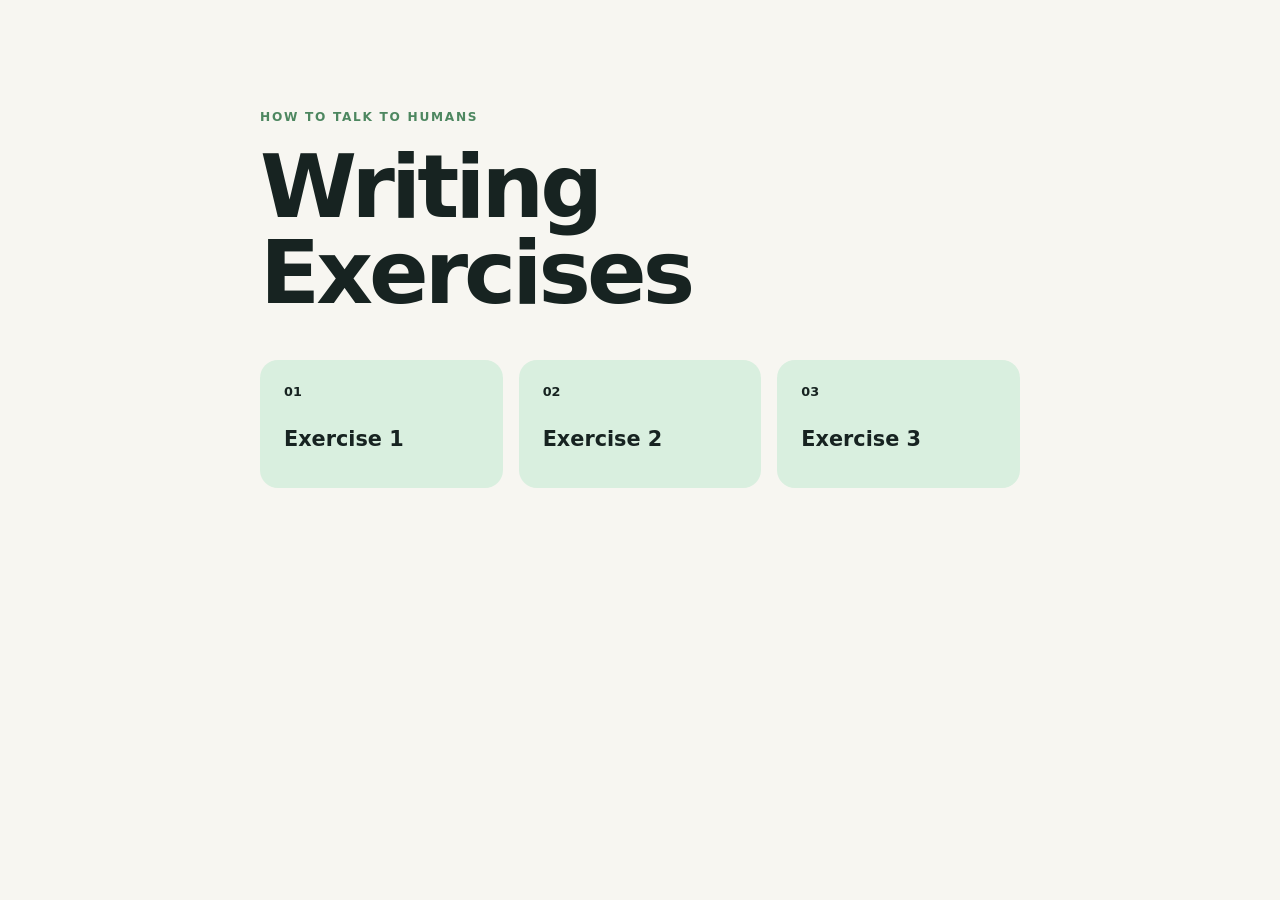
<file: index.html>
<!doctype html>
<html lang="en">
<head>
  <meta charset="UTF-8" />
  <meta name="viewport" content="width=device-width, initial-scale=1.0" />
  <title>Communication Exercises</title>
  <link rel="stylesheet" href="./styles.css" />
</head>
<body>
  <main class="shell shell--home">
    <p class="eyebrow">HOW TO TALK TO HUMANS</p>
    <h1>Writing Exercises</h1>
    <nav class="exercise-grid" aria-label="Communication exercises">
      <a class="exercise-card" href="./exercise-1.html">
        <span>01</span>
        <strong>Exercise 1</strong>
      </a>
      <a class="exercise-card" href="./exercise-2.html">
        <span>02</span>
        <strong>Exercise 2</strong>
      </a>
      <a class="exercise-card" href="./exercise-3.html">
        <span>03</span>
        <strong>Exercise 3</strong>
      </a>
    </nav>
  </main>
</body>
</html>
</file>
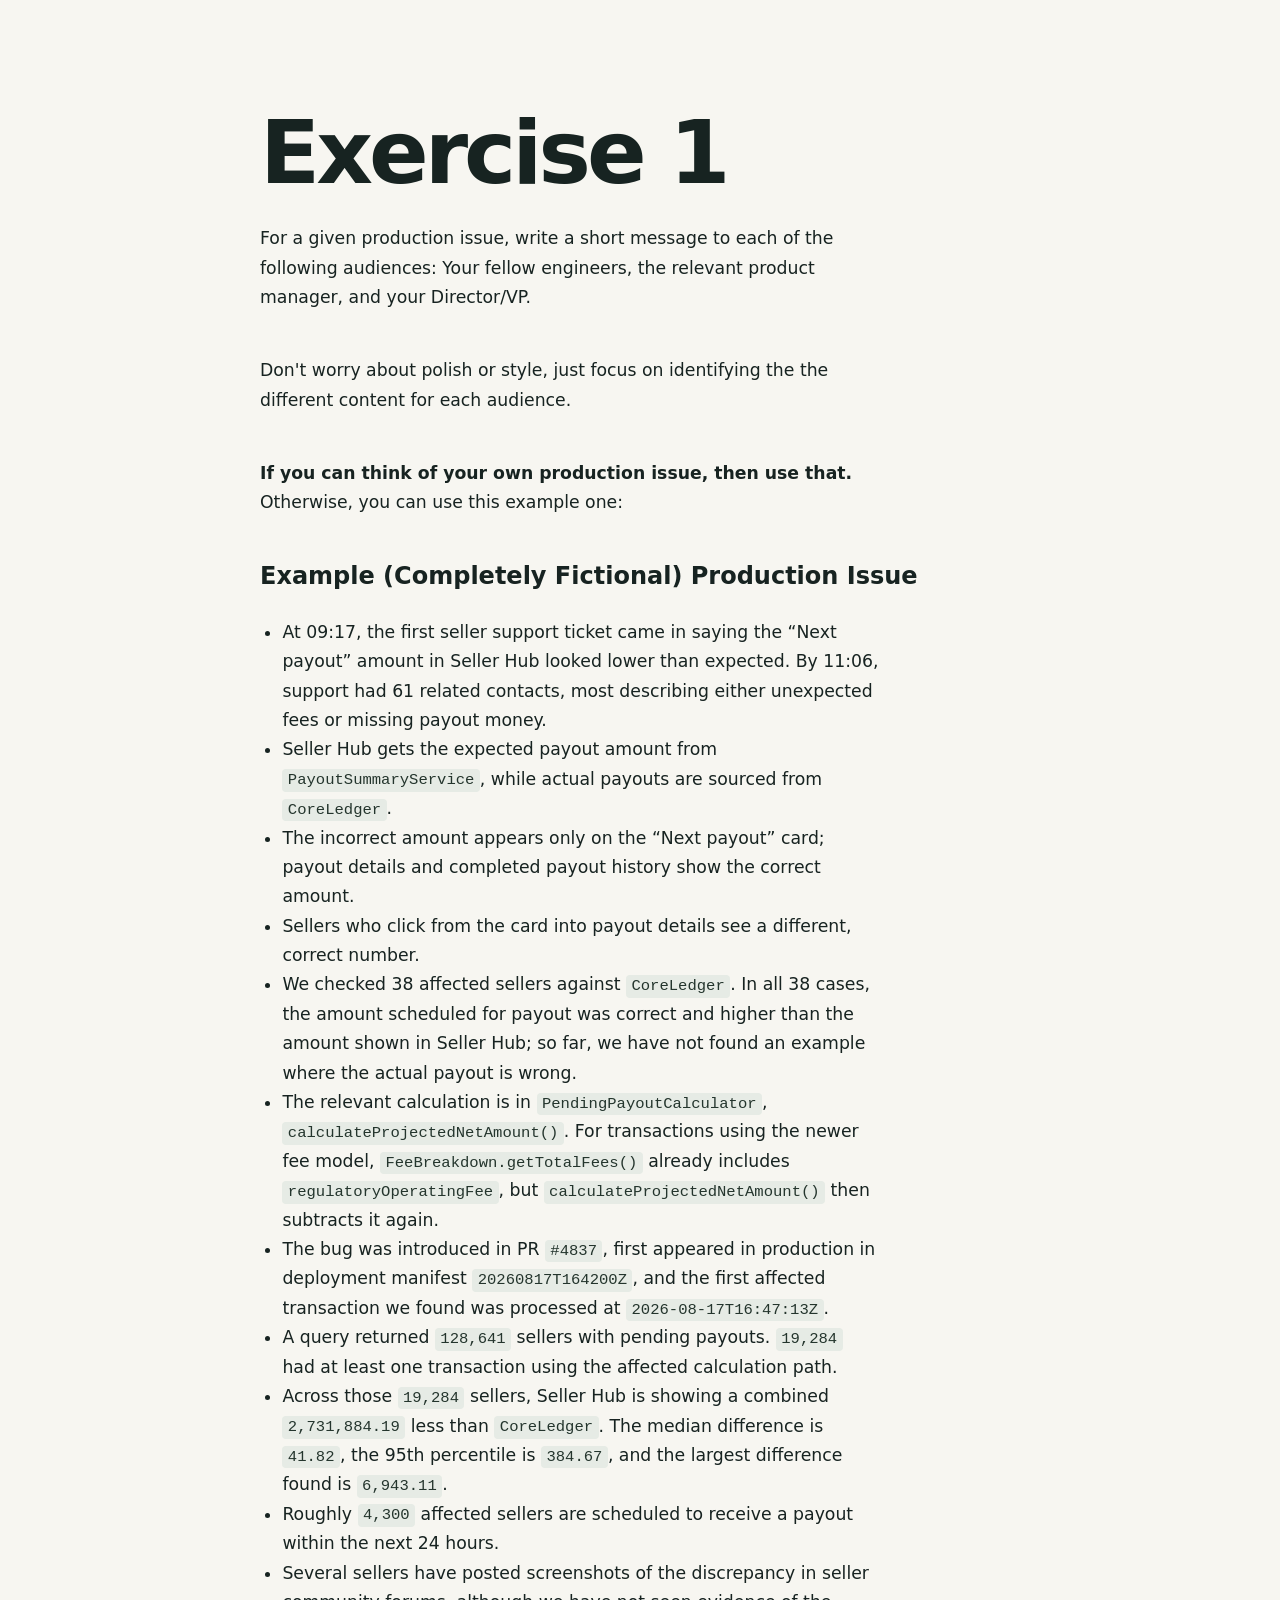
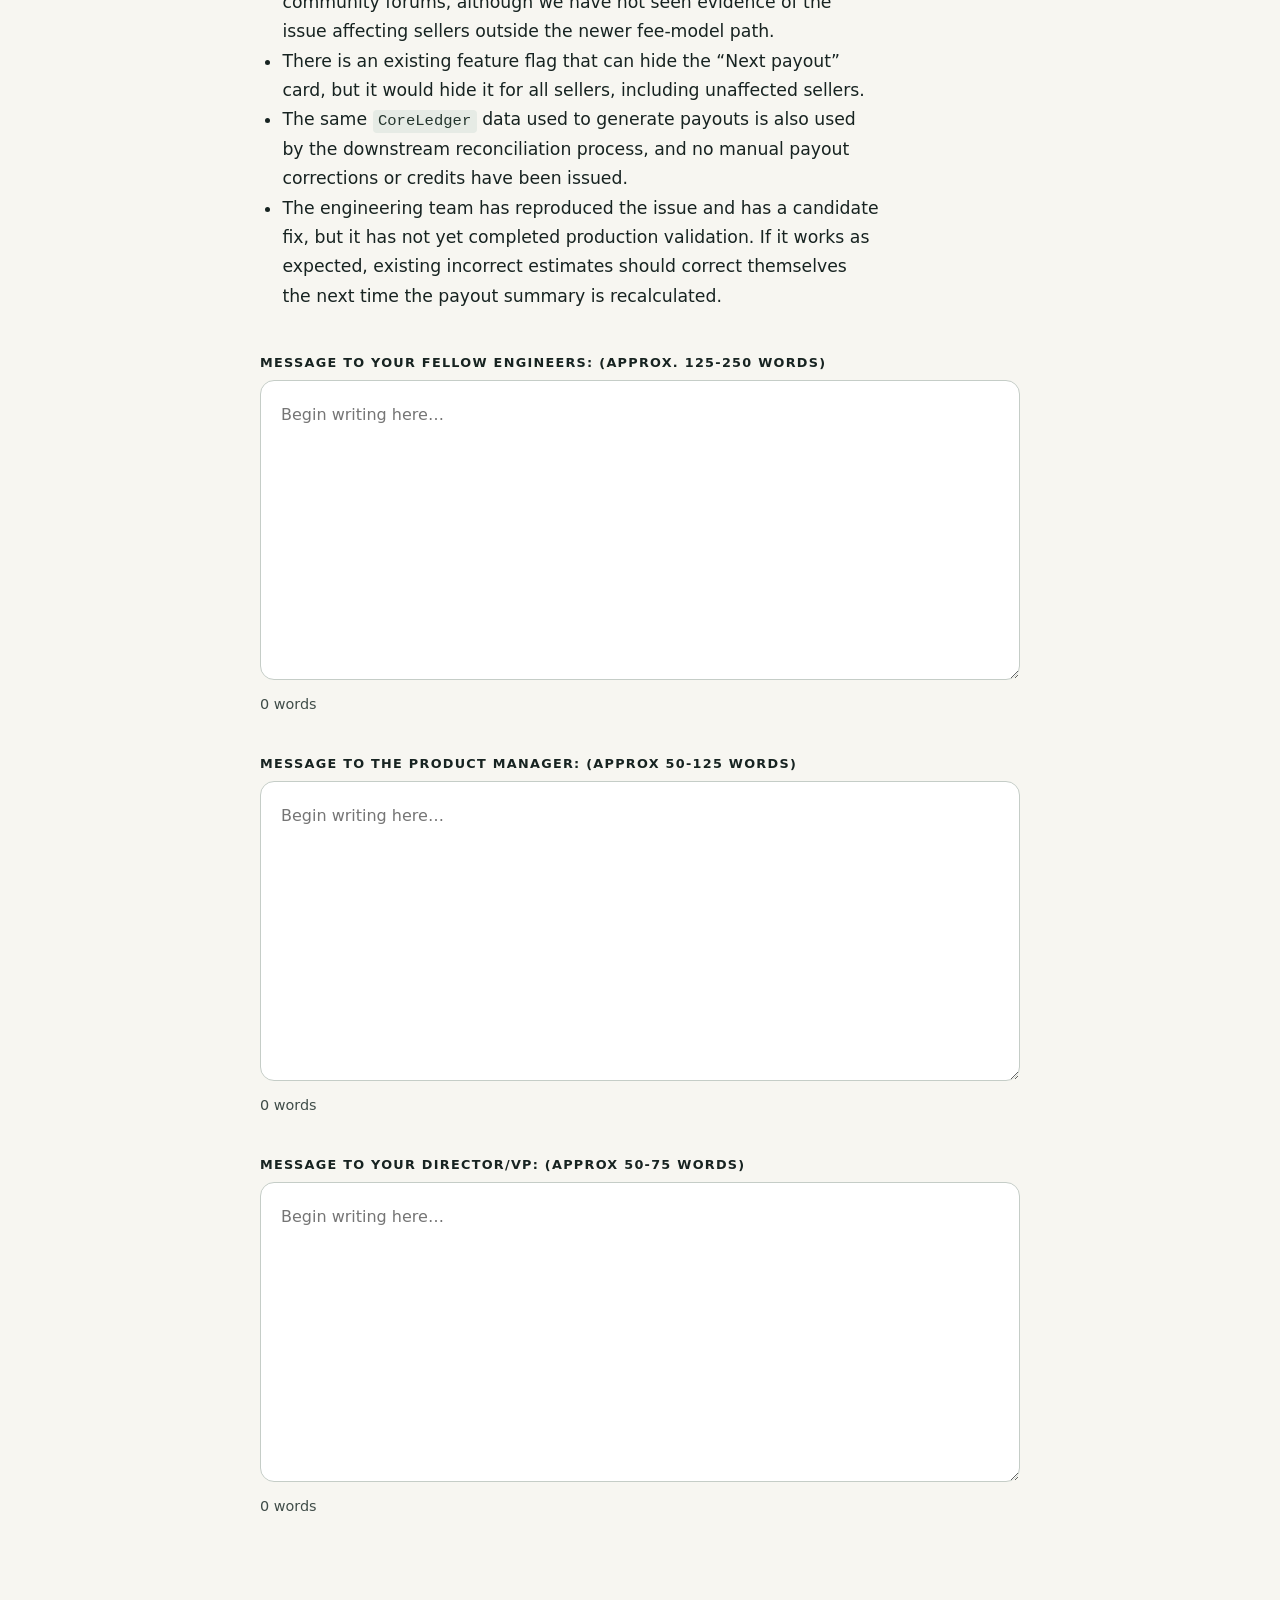
<file: exercise-1.html>
<!doctype html>
<html lang="en">
<head>
  <meta charset="UTF-8" />
  <meta name="viewport" content="width=device-width, initial-scale=1.0" />
  <title>Exercise 1 · Communication Exercises</title>
  <link rel="stylesheet" href="styles.css" />
</head>
<body>
  <main class="shell">
    <h1>Exercise 1</h1>
<p class="prompt">For a given production issue, write a short message to each of the following audiences: Your fellow engineers, the relevant product manager, and your Director/VP.</p>
<p class="prompt">Don't worry about polish or style, just focus on identifying the the different content for each audience.</p>
<p class="prompt"><strong>If you can think of your own production issue, then use that.</strong> Otherwise, you can use this example one:</p>
<h2>Example (Completely Fictional) Production Issue</h2>
<ul><li>At 09:17, the first seller support ticket came in saying the “Next payout” amount in Seller Hub looked lower than expected. By 11:06, support had 61 related contacts, most describing either unexpected fees or missing payout money.</li><li>Seller Hub gets the expected payout amount from <code>PayoutSummaryService</code>, while actual payouts are sourced from <code>CoreLedger</code>.</li><li>The incorrect amount appears only on the “Next payout” card; payout details and completed payout history show the correct amount.</li><li>Sellers who click from the card into payout details see a different, correct number.</li><li>We checked 38 affected sellers against <code>CoreLedger</code>. In all 38 cases, the amount scheduled for payout was correct and higher than the amount shown in Seller Hub; so far, we have not found an example where the actual payout is wrong.</li><li>The relevant calculation is in <code>PendingPayoutCalculator</code>, <code>calculateProjectedNetAmount()</code>. For transactions using the newer fee model, <code>FeeBreakdown.getTotalFees()</code> already includes <code>regulatoryOperatingFee</code>, but <code>calculateProjectedNetAmount()</code> then subtracts it again.</li><li>The bug was introduced in PR <code>#4837</code>, first appeared in production in deployment manifest <code>20260817T164200Z</code>, and the first affected transaction we found was processed at <code>2026-08-17T16:47:13Z</code>.</li><li>A query returned <code>128,641</code> sellers with pending payouts. <code>19,284</code> had at least one transaction using the affected calculation path.</li><li>Across those <code>19,284</code> sellers, Seller Hub is showing a combined <code>2,731,884.19</code> less than <code>CoreLedger</code>. The median difference is <code>41.82</code>, the 95th percentile is <code>384.67</code>, and the largest difference found is <code>6,943.11</code>.</li><li>Roughly <code>4,300</code> affected sellers are scheduled to receive a payout within the next 24 hours.</li><li>Several sellers have posted screenshots of the discrepancy in seller community forums, although we have not seen evidence of the issue affecting sellers outside the newer fee-model path.</li><li>There is an existing feature flag that can hide the “Next payout” card, but it would hide it for all sellers, including unaffected sellers.</li><li>The same <code>CoreLedger</code> data used to generate payouts is also used by the downstream reconciliation process, and no manual payout corrections or credits have been issued.</li><li>The engineering team has reproduced the issue and has a candidate fix, but it has not yet completed production validation. If it works as expected, existing incorrect estimates should correct themselves the next time the payout summary is recalculated.</li></ul>
<label for="response-1"> Message to your fellow engineers: (approx. 125-250 words)</label><textarea id="response-1" data-word-counter placeholder="Begin writing here…"></textarea><p class="counter" aria-live="polite"><span data-count>0</span> words</p>
<label for="response-2"> Message to the product manager: (approx 50-125 words)</label><textarea id="response-2" data-word-counter placeholder="Begin writing here…"></textarea><p class="counter" aria-live="polite"><span data-count>0</span> words</p>
<label for="response-3"> Message to your director/VP: (approx 50-75 words)</label><textarea id="response-3" data-word-counter placeholder="Begin writing here…"></textarea><p class="counter" aria-live="polite"><span data-count>0</span> words</p>
  </main>
  <script src="script.js"></script>
</body>
</html>
</file>
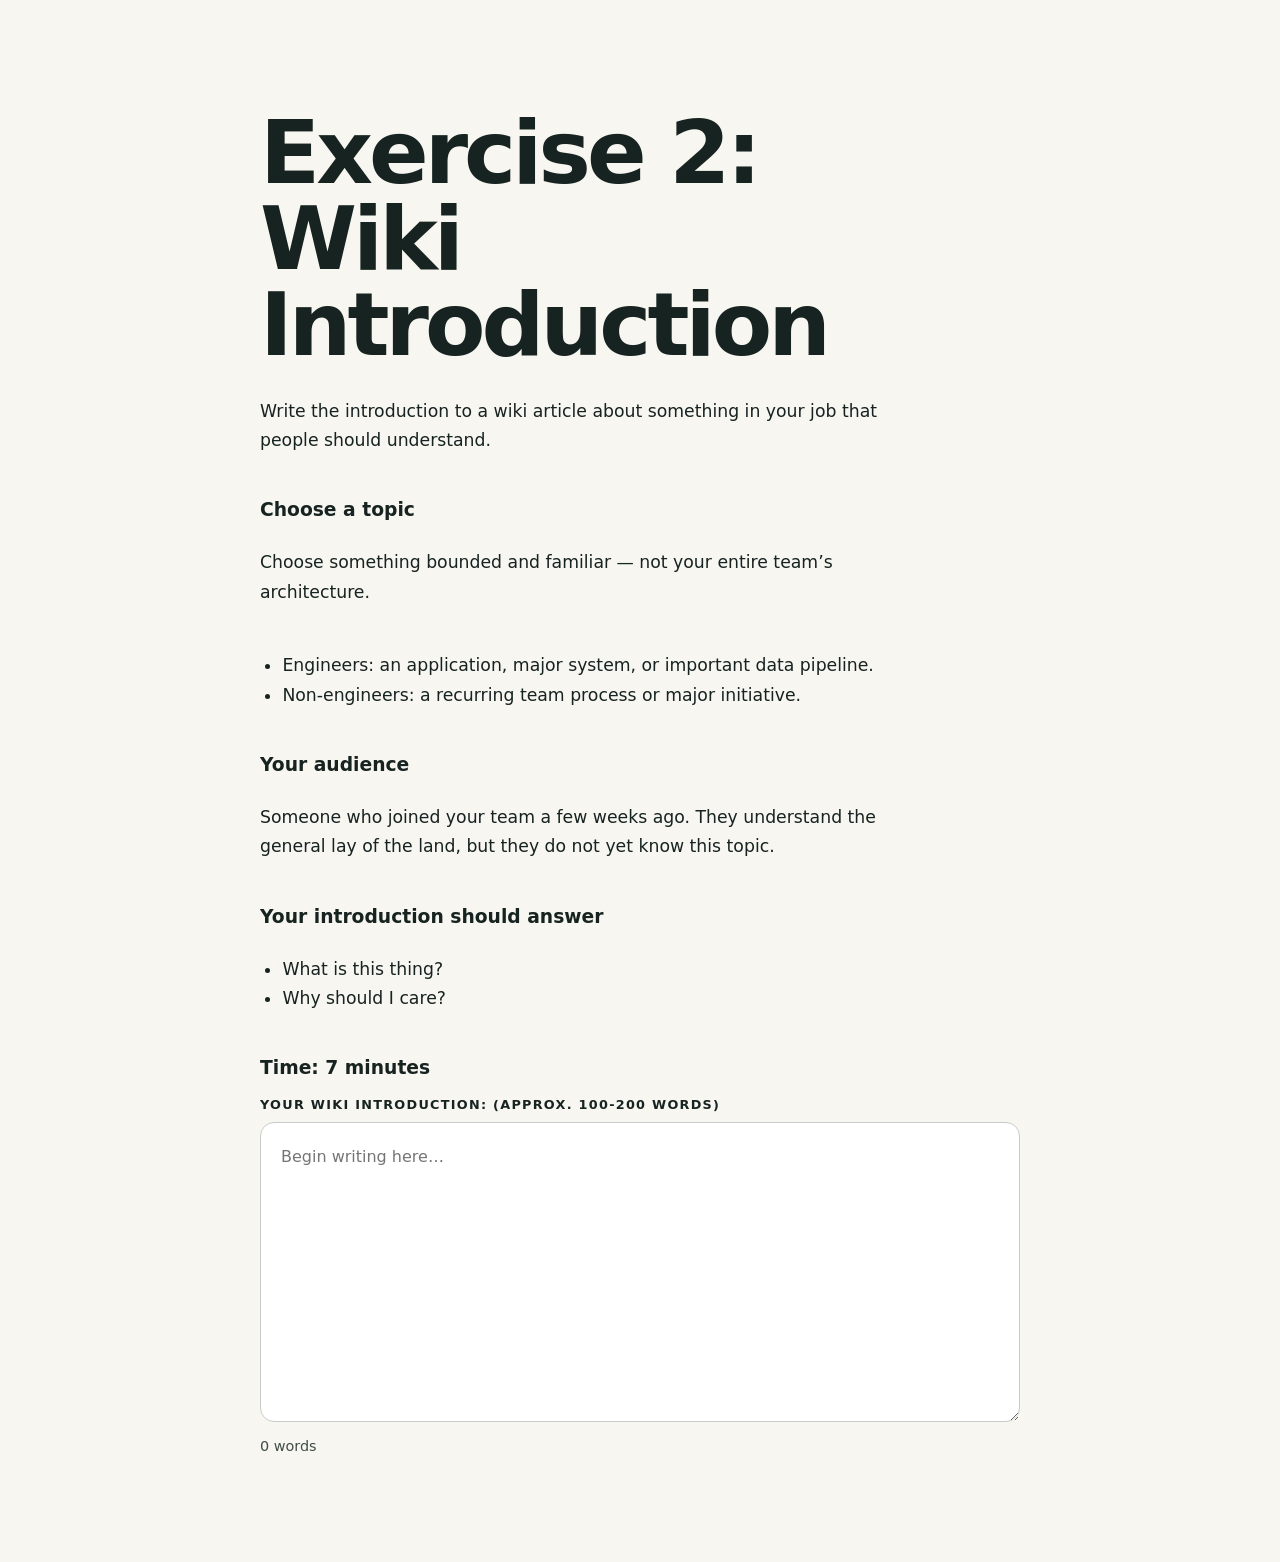
<file: exercise-2.html>
<!doctype html>
<html lang="en">
<head>
  <meta charset="UTF-8" />
  <meta name="viewport" content="width=device-width, initial-scale=1.0" />
  <title>Exercise 2 · Communication Exercises</title>
  <link rel="stylesheet" href="styles.css" />
</head>
<body>
  <main class="shell">
    <h1>Exercise 2: Wiki Introduction</h1>
<p class="prompt">Write the introduction to a wiki article about something in your job that people should understand.</p>
<h3>Choose a topic</h3>
<p class="prompt">Choose something bounded and familiar — not your entire team’s architecture.</p>
<ul><li>Engineers: an application, major system, or important data pipeline.</li><li>Non-engineers: a recurring team process or major initiative.</li></ul>
<h3>Your audience</h3>
<p class="prompt">Someone who joined your team a few weeks ago. They understand the general lay of the land, but they do not yet know this topic.</p>
<h3>Your introduction should answer</h3>
<ul><li>What is this thing?</li><li>Why should I care?</li></ul>
<h3>Time: 7 minutes</h3>
<label for="response-1"> Your Wiki Introduction: (approx. 100-200 words)</label><textarea id="response-1" data-word-counter placeholder="Begin writing here…"></textarea><p class="counter" aria-live="polite"><span data-count>0</span> words</p>
  </main>
  <script src="script.js"></script>
</body>
</html>
</file>
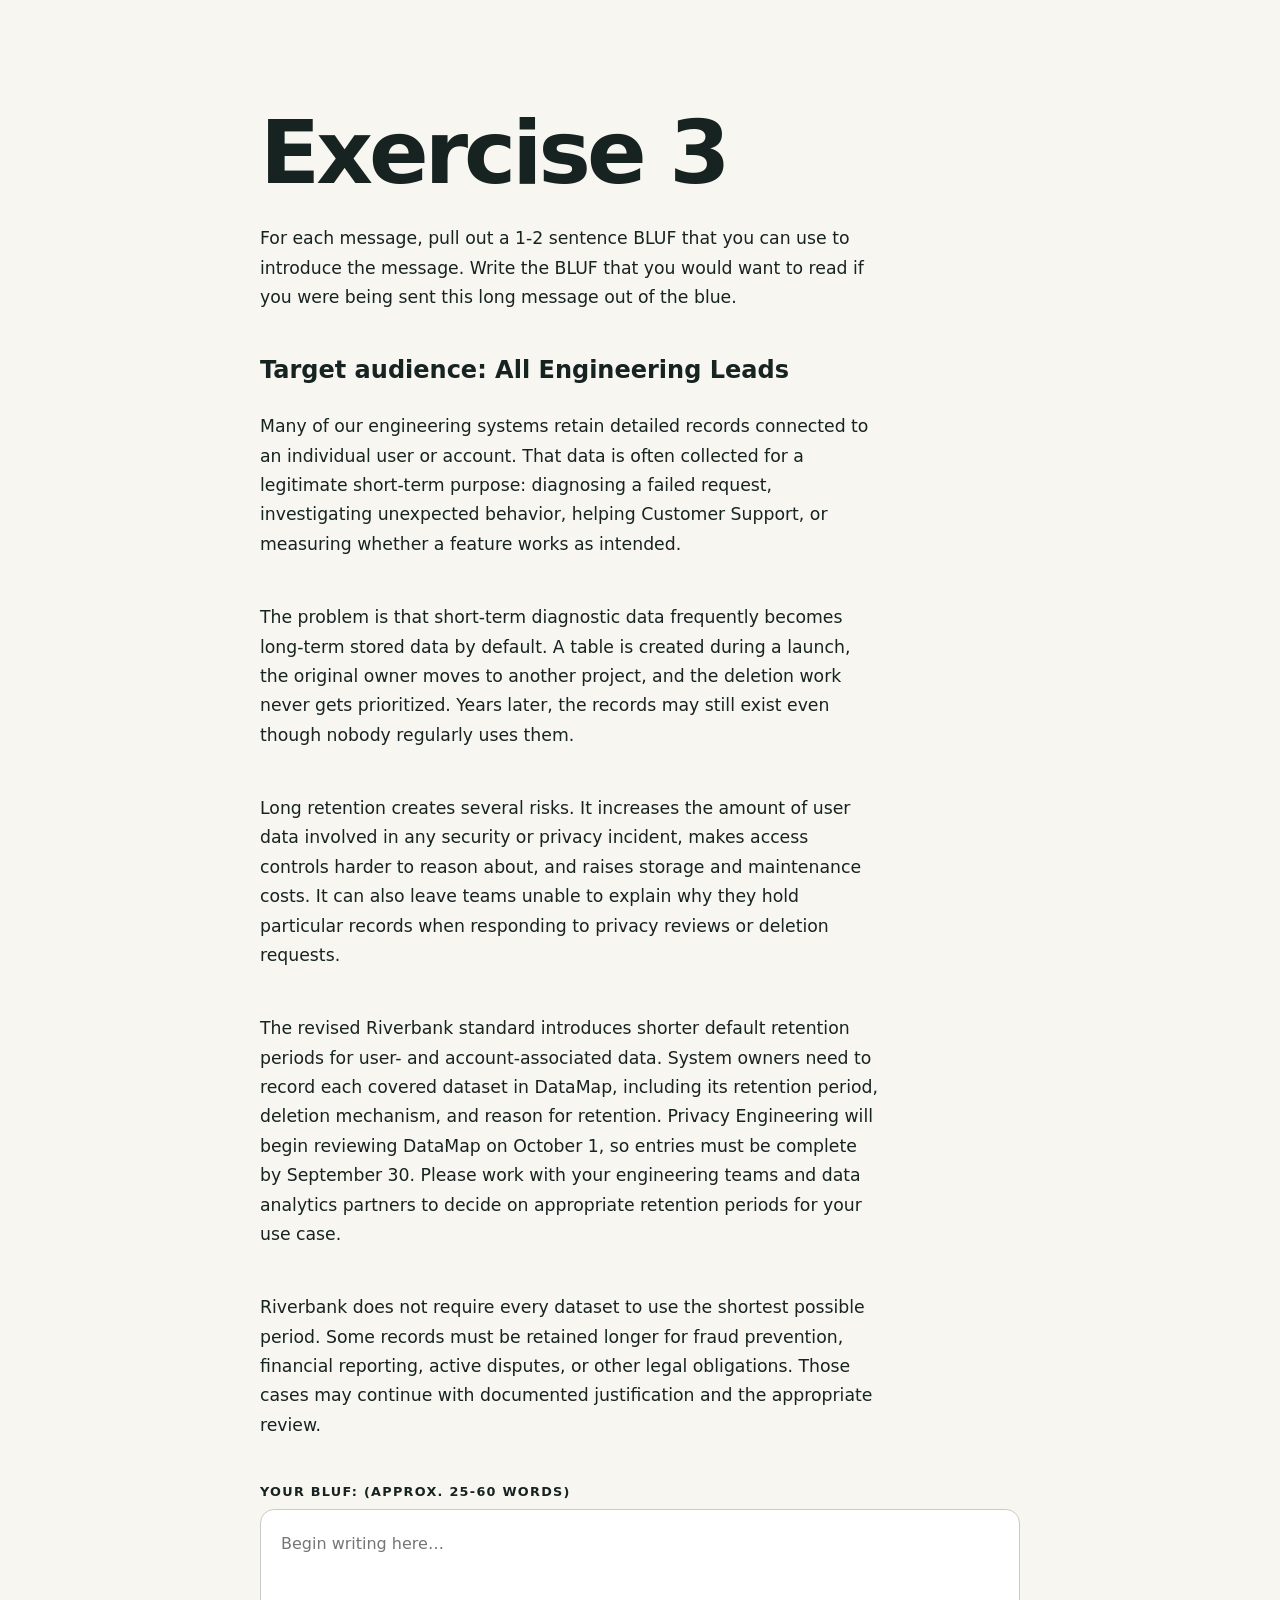
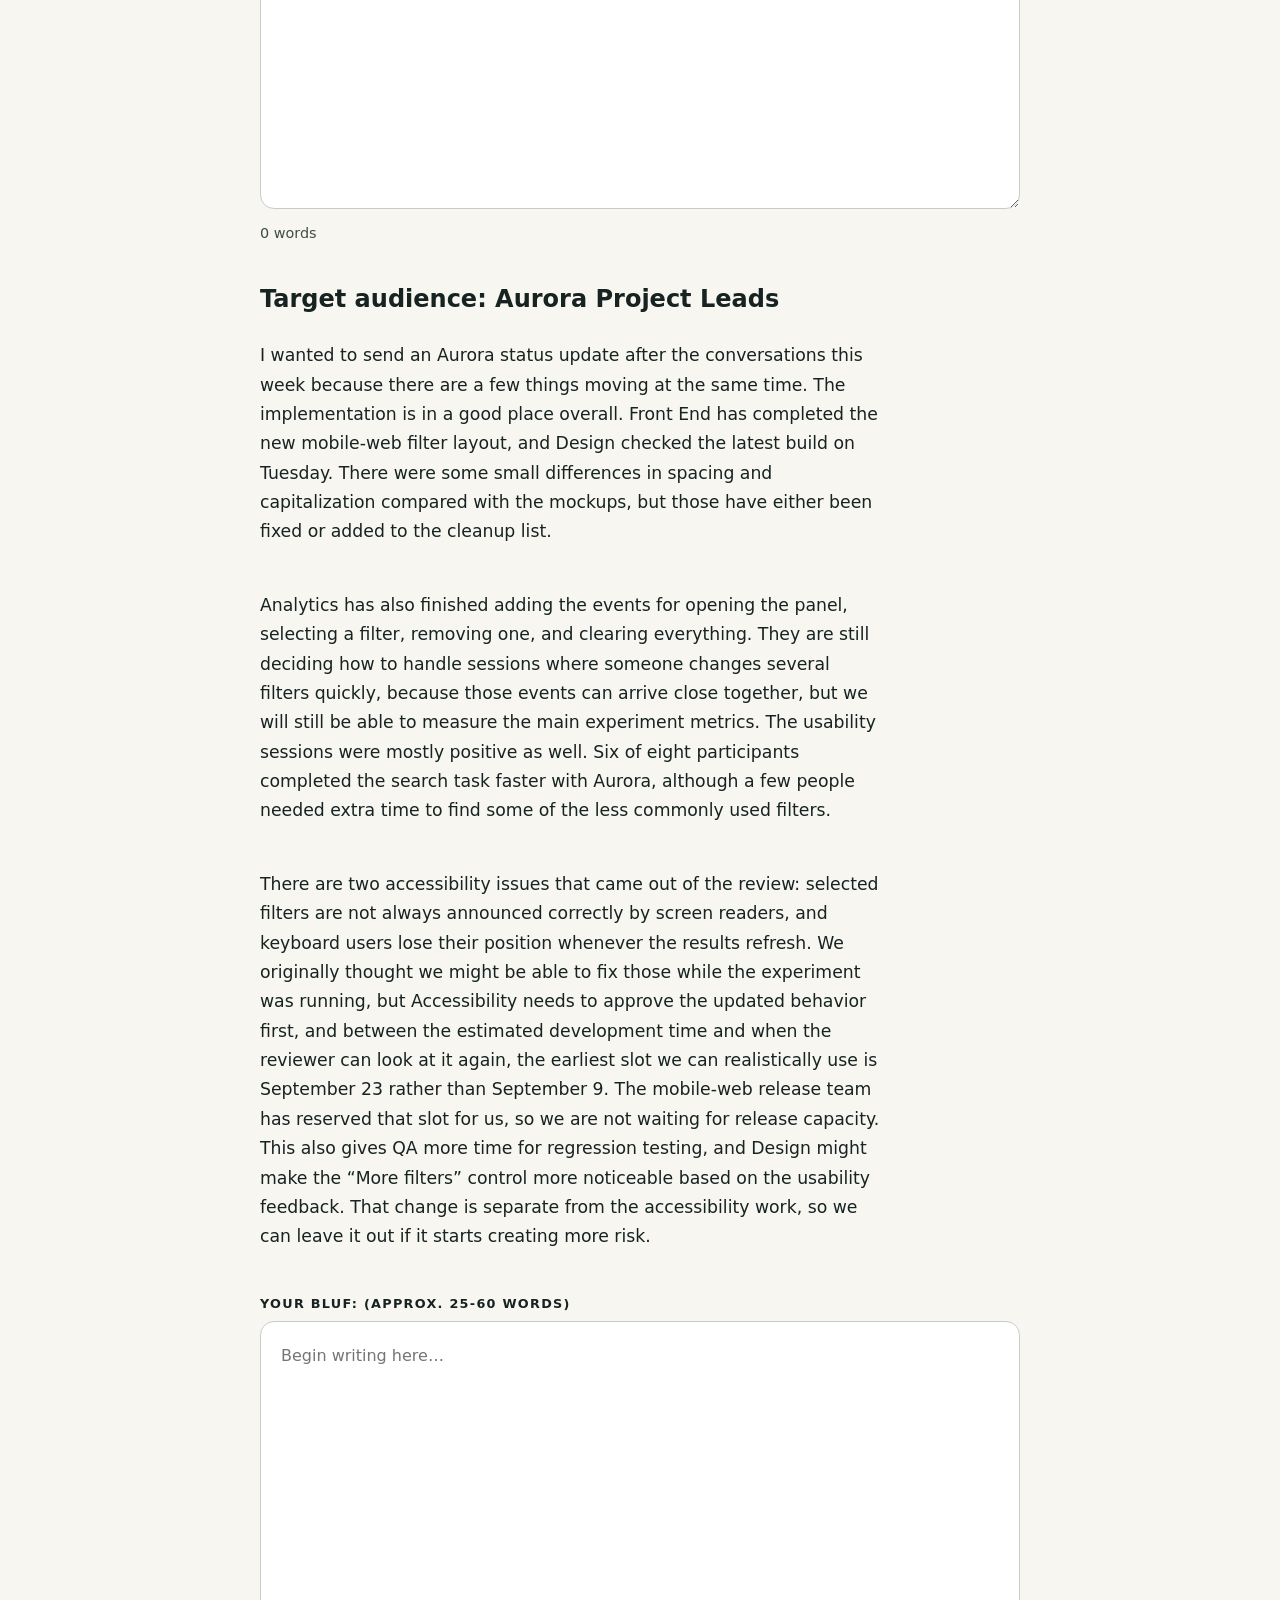
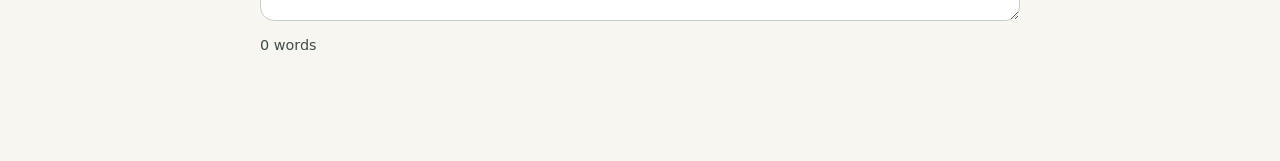
<file: exercise-3.html>
<!doctype html>
<html lang="en">
<head>
  <meta charset="UTF-8" />
  <meta name="viewport" content="width=device-width, initial-scale=1.0" />
  <title>Exercise 3 · Communication Exercises</title>
  <link rel="stylesheet" href="styles.css" />
</head>
<body>
  <main class="shell">
    <h1>Exercise 3</h1>
<p class="prompt">For each message, pull out a 1-2 sentence BLUF that you can use to introduce the message. Write the BLUF that you would want to read if you were being sent this long message out of the blue.</p>
<h2>Target audience: All Engineering Leads</h2>
<p class="prompt">Many of our engineering systems retain detailed records connected to an individual user or account. That data is often collected for a legitimate short-term purpose: diagnosing a failed request, investigating unexpected behavior, helping Customer Support, or measuring whether a feature works as intended.</p>
<p class="prompt">The problem is that short-term diagnostic data frequently becomes long-term stored data by default. A table is created during a launch, the original owner moves to another project, and the deletion work never gets prioritized. Years later, the records may still exist even though nobody regularly uses them.</p>
<p class="prompt">Long retention creates several risks. It increases the amount of user data involved in any security or privacy incident, makes access controls harder to reason about, and raises storage and maintenance costs. It can also leave teams unable to explain why they hold particular records when responding to privacy reviews or deletion requests.</p>
<p class="prompt">The revised Riverbank standard introduces shorter default retention periods for user- and account-associated data. System owners need to record each covered dataset in DataMap, including its retention period, deletion mechanism, and reason for retention. Privacy Engineering will begin reviewing DataMap on October 1, so entries must be complete by September 30. Please work with your engineering teams and data analytics partners to decide on appropriate retention periods for your use case.</p>
<p class="prompt">Riverbank does not require every dataset to use the shortest possible period. Some records must be retained longer for fraud prevention, financial reporting, active disputes, or other legal obligations. Those cases may continue with documented justification and the appropriate review.</p>
<label for="response-1"> Your BLUF: (approx. 25-60 words)</label><textarea id="response-1" data-word-counter placeholder="Begin writing here…"></textarea><p class="counter" aria-live="polite"><span data-count>0</span> words</p>
<h2>Target audience: Aurora Project Leads</h2>
<p class="prompt">I wanted to send an Aurora status update after the conversations this week because there are a few things moving at the same time. The implementation is in a good place overall. Front End has completed the new mobile-web filter layout, and Design checked the latest build on Tuesday. There were some small differences in spacing and capitalization compared with the mockups, but those have either been fixed or added to the cleanup list.</p>
<p class="prompt">Analytics has also finished adding the events for opening the panel, selecting a filter, removing one, and clearing everything. They are still deciding how to handle sessions where someone changes several filters quickly, because those events can arrive close together, but we will still be able to measure the main experiment metrics. The usability sessions were mostly positive as well. Six of eight participants completed the search task faster with Aurora, although a few people needed extra time to find some of the less commonly used filters.</p>
<p class="prompt">There are two accessibility issues that came out of the review: selected filters are not always announced correctly by screen readers, and keyboard users lose their position whenever the results refresh. We originally thought we might be able to fix those while the experiment was running, but Accessibility needs to approve the updated behavior first, and between the estimated development time and when the reviewer can look at it again, the earliest slot we can realistically use is September 23 rather than September 9. The mobile-web release team has reserved that slot for us, so we are not waiting for release capacity. This also gives QA more time for regression testing, and Design might make the “More filters” control more noticeable based on the usability feedback. That change is separate from the accessibility work, so we can leave it out if it starts creating more risk.</p>
<label for="response-2"> Your BLUF: (approx. 25-60 words)</label><textarea id="response-2" data-word-counter placeholder="Begin writing here…"></textarea><p class="counter" aria-live="polite"><span data-count>0</span> words</p>
  </main>
  <script src="script.js"></script>
</body>
</html>
</file>
<file: styles.css>
:root { --ink:#172321; --muted:#3f4c48; --paper:#f7f6f1; --accent:#d9efdf; --line:#c5cdc7; }
* { box-sizing:border-box; }
body { margin:0; min-height:100vh; color:var(--ink); background:var(--paper); font-family:Inter, ui-sans-serif, system-ui, -apple-system, BlinkMacSystemFont, "Segoe UI", sans-serif; }
.shell { width:min(100% - 40px, 760px); margin:0 auto; padding:clamp(48px, 10vw, 110px) 0 64px; }
.shell--home { max-width:960px; }
.shell--home h1 { margin-bottom:44px; }
.eyebrow { margin:0 0 20px; color:#4d8760; font-size:.76rem; font-weight:800; letter-spacing:.14em; text-transform:uppercase; }
h1 { max-width:700px; margin:0; font-size:clamp(2.5rem, 7vw, 5.5rem); line-height:.98; letter-spacing:-.045em; }
.intro, .prompt { max-width:620px; color:var(--ink); font-size:1.08rem; line-height:1.7; }
.intro { margin:28px 0 54px; }
.exercise-grid { display:grid; grid-template-columns:repeat(3, 1fr); gap:16px; }
.exercise-card { min-height:128px; padding:24px; display:flex; flex-direction:column; justify-content:flex-start; gap:28px; color:var(--ink); background:var(--accent); border-radius:18px; text-decoration:none; transition:transform .2s ease, box-shadow .2s ease; }
.exercise-card:hover, .exercise-card:focus-visible { transform:translateY(-4px); box-shadow:0 12px 28px #b6cdbd66; }
.exercise-card span { font-size:.8rem; font-weight:800; }
.exercise-card strong { font-size:1.3rem; }
.exercise-card small { color:#56705d; }
.back-link { display:inline-block; margin-bottom:64px; color:var(--muted); text-decoration:none; }
.back-link:hover { color:var(--ink); }
.prompt { margin:28px 0 44px; }
ul { max-width:620px; margin:28px 0 44px; padding-left:1.4rem; color:var(--ink); font-size:1.08rem; line-height:1.7; }
code { padding:.15em .35em; color:#24352d; background:#e6ebe5; border-radius:4px; font-family:ui-monospace, SFMono-Regular, Menlo, Monaco, Consolas, monospace; font-size:.9em; }
label { display:block; margin-bottom:10px; font-size:.8rem; font-weight:800; letter-spacing:.1em; text-transform:uppercase; }
textarea { width:100%; min-height:300px; padding:20px; resize:vertical; color:var(--ink); background:#fff; border:1px solid var(--line); border-radius:14px; outline:none; font:inherit; font-size:1rem; line-height:1.7; }
textarea:focus { border-color:#75a882; box-shadow:0 0 0 4px #d9efdf; }
.counter { margin:12px 0 44px; color:var(--muted); font-size:.9rem; }
@media (max-width:640px) { .shell { width:min(100% - 32px, 760px); padding-top:40px; } .exercise-grid { grid-template-columns:1fr; } .exercise-card { min-height:112px; gap:22px; } .back-link { margin-bottom:48px; } }
</file>
